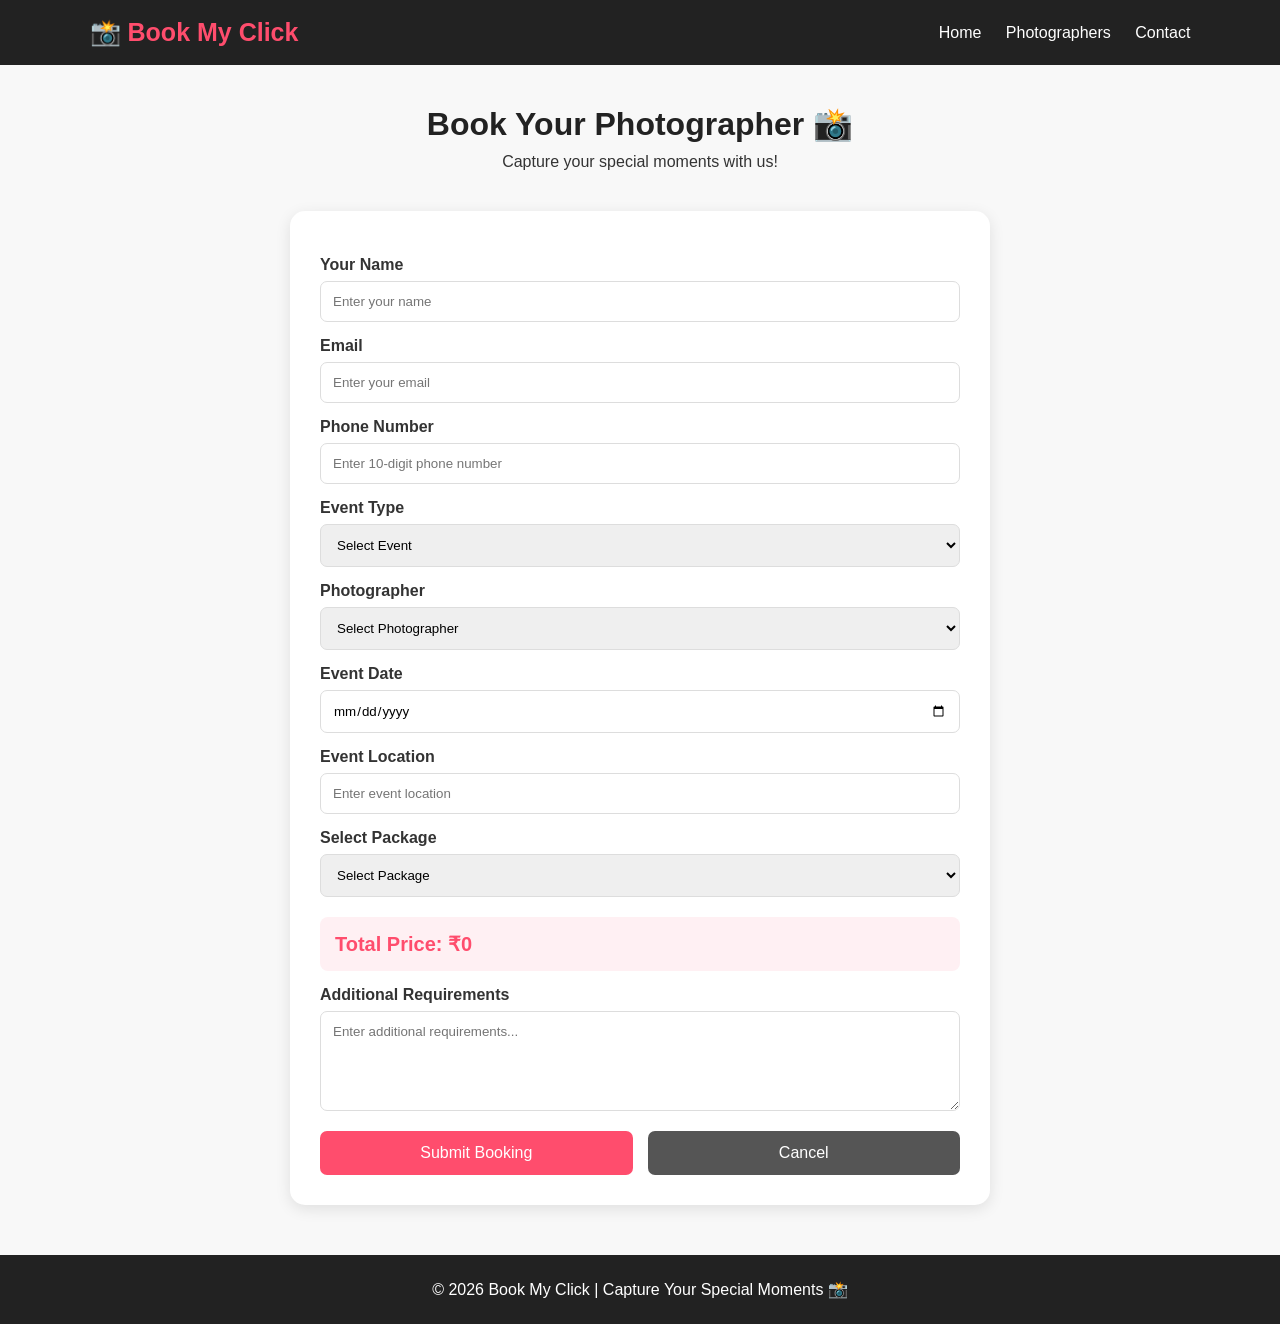
<file: booking.html>
<html lang="en">
<head>
<meta charset="UTF-8">
<meta name="viewport" content="width=device-width, initial-scale=1.0">

<title>Book My Click | Booking</title>

<style>
* {
    margin: 0;
    padding: 0;
    box-sizing: border-box;
    font-family: Arial, sans-serif;
}

body {
    background: #f8f8f8;
    color: #333;
}

/* Navbar */
nav {
    background: #222;
    padding: 18px 7%;
    display: flex;
    justify-content: space-between;
    align-items: center;
}

.logo {
    color: #ff4d6d;
    font-size: 25px;
    font-weight: bold;
}

nav a {
    color: white;
    text-decoration: none;
    margin-left: 20px;
}

nav a:hover {
    color: #ff4d6d;
}

/* Heading */
.heading {
    text-align: center;
    padding: 40px 20px;
}

.heading h1 {
    margin-bottom: 10px;
    color: #222;
}

/* Form container */
.container {
    width: 85%;
    max-width: 700px;
    margin: auto;
    background: white;
    padding: 30px;
    border-radius: 15px;
    box-shadow: 0 4px 15px rgba(0,0,0,.1);
    margin-bottom: 50px;
}

/* Form */
label {
    display: block;
    margin-top: 15px;
    margin-bottom: 7px;
    font-weight: bold;
}

input, select, textarea {
    width: 100%;
    padding: 12px;
    border: 1px solid #ddd;
    border-radius: 7px;
    outline: none;
}

input:focus, select:focus, textarea:focus {
    border-color: #ff4d6d;
}

textarea {
    resize: vertical;
    height: 100px;
}

/* Price */
.price {
    background: #fff0f3;
    padding: 15px;
    margin-top: 20px;
    border-radius: 8px;
    color: #ff4d6d;
    font-size: 20px;
    font-weight: bold;
}

/* Buttons */
.buttons {
    display: flex;
    gap: 15px;
    margin-top: 20px;
}

button {
    flex: 1;
    padding: 13px;
    color: white;
    border: none;
    border-radius: 7px;
    font-size: 16px;
    cursor: pointer;
}

.submit-btn {
    background: #ff4d6d;
}

.submit-btn:hover {
    background: #e6395c;
}

.cancel-btn {
    background: #555;
}

.cancel-btn:hover {
    background: #333;
}

/* Confirmation Popup */
.modal {
    display: none;
    position: fixed;
    inset: 0;
    background: rgba(0,0,0,0.6);
    justify-content: center;
    align-items: center;
    padding: 20px;
    z-index: 1000;
}

.modal-content {
    background: white;
    width: 100%;
    max-width: 450px;
    padding: 30px;
    border-radius: 15px;
    text-align: center;
    animation: popup 0.3s ease;
}

@keyframes popup {
    from {
        transform: scale(0.8);
        opacity: 0;
    }
    to {
        transform: scale(1);
        opacity: 1;
    }
}

.modal-content h2 {
    color: #ff4d6d;
    margin-bottom: 15px;
}

.modal-content p {
    margin: 10px 0;
    text-align: left;
    line-height: 1.5;
}

.modal-content button {
    background: #ff4d6d;
    margin-top: 20px;
}

/* Footer */
footer {
    background: #222;
    color: white;
    text-align: center;
    padding: 25px;
}

/* Responsive */
@media(max-width:700px) {
    nav {
        flex-direction: column;
        gap: 15px;
    }

    nav a {
        margin: 8px;
    }

    .container {
        width: 95%;
        padding: 20px;
    }

    .buttons {
        flex-direction: column;
    }
}
</style>
</head>

<body>

<!-- Navbar -->
<nav>
    <div class="logo">📸 Book My Click</div>

    <div>
        <a href="index.html">Home</a>
        <a href="photographers.html">Photographers</a>
        <a href="contact.html">Contact</a>
    </div>
</nav>

<!-- Heading -->
<div class="heading">
    <h1>Book Your Photographer 📸</h1>
    <p>Capture your special moments with us!</p>
</div>

<!-- Booking Form -->
<div class="container">

    <form id="bookingForm">

        <label>Your Name</label>
        <input type="text" id="name" required
               placeholder="Enter your name">

        <label>Email</label>
        <input type="email" id="email" required
               placeholder="Enter your email">

        <label>Phone Number</label>
        <input type="tel" id="phone" required
               pattern="[0-9]{10}"
               maxlength="10"
               placeholder="Enter 10-digit phone number">

        <label>Event Type</label>
        <select id="event" required>
            <option value="">Select Event</option>
            <option>Wedding</option>
            <option>Birthday</option>
            <option>Portrait</option>
            <option>Corporate Event</option>
            <option>Graduation</option>
            <option>Engagement</option>
            <option>Other</option>
        </select>

        <label>Photographer</label>
        <select id="photographer" required>
            <option value="">Select Photographer</option>
            <option>Dream Lens Studio</option>
            <option>Frame Stories</option>
            <option>Click Moments</option>
            <option>Corporate Clicks</option>
            <option>Royal Frames</option>
        </select>

        <label>Event Date</label>
        <input type="date" id="date" required>

        <label>Event Location</label>
        <input type="text" id="location" required
               placeholder="Enter event location">

        <label>Select Package</label>
        <select id="package" onchange="updatePrice()" required>
            <option value="">Select Package</option>
            <option value="8000">Basic - ₹8,000</option>
            <option value="18000">Premium - ₹18,000</option>
            <option value="30000">Wedding - ₹30,000</option>
        </select>

        <!-- Price Display -->
        <div class="price" id="price">
            Total Price: ₹0
        </div>

        <label>Additional Requirements</label>
        <textarea id="message"
                  placeholder="Enter additional requirements..."></textarea>

        <!-- Buttons -->
        <div class="buttons">

            <button type="submit" class="submit-btn">
                Submit Booking
            </button>

            <button type="reset" class="cancel-btn">
                Cancel
            </button>

        </div>

    </form>

</div>

<!-- Confirmation Popup -->
<div class="modal" id="confirmationModal">

    <div class="modal-content">

        <h2>🎉 Booking Submitted!</h2>

        <p>Your booking details have been submitted successfully.</p>

        <hr>

        <p><strong>Booking ID:</strong> <span id="confirmId"></span></p>
        <p><strong>Name:</strong> <span id="confirmName"></span></p>
        <p><strong>Email:</strong> <span id="confirmEmail"></span></p>
        <p><strong>Phone:</strong> <span id="confirmPhone"></span></p>
        <p><strong>Event:</strong> <span id="confirmEvent"></span></p>
        <p><strong>Photographer:</strong> <span id="confirmPhotographer"></span></p>
        <p><strong>Date:</strong> <span id="confirmDate"></span></p>
        <p><strong>Location:</strong> <span id="confirmLocation"></span></p>
        <p><strong>Package:</strong> <span id="confirmPackage"></span></p>
        <p><strong>Total Price:</strong> <span id="confirmPrice"></span></p>
        <p><strong>Requirements:</strong> <span id="confirmMessage"></span></p>

        <button onclick="closeModal()">OK</button>

    </div>

</div>

<!-- Footer -->
<footer>
    © 2026 Book My Click | Capture Your Special Moments 📸
</footer>

<script>

// Set minimum date as today
let today = new Date();

let localDate =
    today.getFullYear() + "-" +
    String(today.getMonth() + 1).padStart(2, "0") + "-" +
    String(today.getDate()).padStart(2, "0");

document.getElementById("date").min = localDate;


// Update package price
function updatePrice() {

    let amount = document.getElementById("package").value;

    if (amount === "") {
        document.getElementById("price").innerText =
            "Total Price: ₹0";
    } else {
        document.getElementById("price").innerText =
            "Total Price: ₹" + Number(amount).toLocaleString("en-IN");
    }
}


// Submit Booking
document.getElementById("bookingForm").addEventListener("submit", function(event) {

    event.preventDefault();

    let name = document.getElementById("name").value;
    let email = document.getElementById("email").value;
    let phone = document.getElementById("phone").value;
    let eventType = document.getElementById("event").value;
    let photographer = document.getElementById("photographer").value;
    let date = document.getElementById("date").value;
    let location = document.getElementById("location").value;
    let packageAmount = document.getElementById("package").value;
    let message = document.getElementById("message").value;

    let packageName =
        document.getElementById("package").options[
            document.getElementById("package").selectedIndex
        ].text;

    // Generate booking ID
    let bookingId = "BMC" + Math.floor(100000 + Math.random() * 900000);

    // Display confirmation details
    document.getElementById("confirmId").innerText = bookingId;
    document.getElementById("confirmName").innerText = name;
    document.getElementById("confirmEmail").innerText = email;
    document.getElementById("confirmPhone").innerText = phone;
    document.getElementById("confirmEvent").innerText = eventType;
    document.getElementById("confirmPhotographer").innerText = photographer;
    document.getElementById("confirmDate").innerText = date;
    document.getElementById("confirmLocation").innerText = location;
    document.getElementById("confirmPackage").innerText = packageName;

    document.getElementById("confirmPrice").innerText =
        "₹" + Number(packageAmount).toLocaleString("en-IN");

    document.getElementById("confirmMessage").innerText =
        message || "No additional requirements";

    // Show popup
    document.getElementById("confirmationModal").style.display = "flex";

});


// Cancel Button - Reset Form
document.getElementById("bookingForm").addEventListener("reset", function() {

    setTimeout(function() {

        document.getElementById("price").innerText =
            "Total Price: ₹0";

    }, 0);

});


// Close popup
function closeModal() {

    document.getElementById("confirmationModal").style.display = "none";

    document.getElementById("bookingForm").reset();

}


// Close popup when clicking outside
document.getElementById("confirmationModal").addEventListener("click", function(event) {

    if (event.target === this) {
        closeModal();
    }

});

</script>

</body>
</html>
</file>
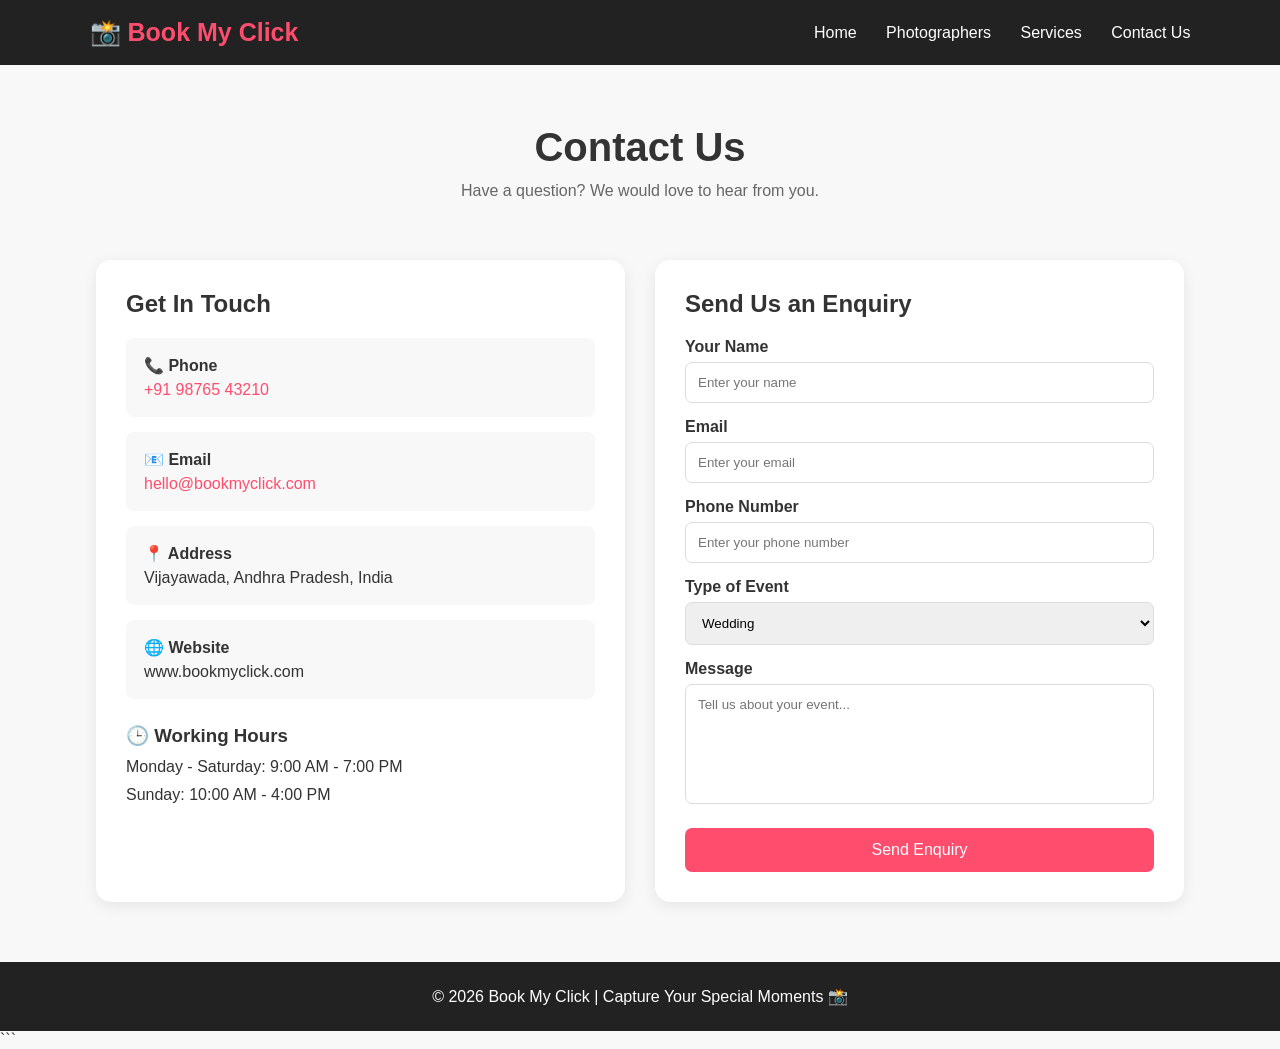
<file: contact.html>
<!DOCTYPE html>
<html lang="en">

<head>

    <meta charset="UTF-8">

    <meta name="viewport"
          content="width=device-width, initial-scale=1.0">

    <title>Book My Click | Contact Us</title>


    <style>

        * {
            margin: 0;
            padding: 0;
            box-sizing: border-box;
            font-family: Arial, sans-serif;
        }

        body {
            background: #f8f8f8;
            color: #333;
        }

        nav {
            background: #222;
            padding: 18px 7%;

            display: flex;
            justify-content: space-between;
            align-items: center;
        }

        .logo {
            color: #ff4d6d;
            font-size: 25px;
            font-weight: bold;
        }

        nav a {
            color: white;
            text-decoration: none;
            margin-left: 25px;
        }

        nav a:hover {
            color: #ff4d6d;
        }

        .heading {
            text-align: center;
            padding: 60px 20px 30px;
        }

        .heading h1 {
            font-size: 40px;
            margin-bottom: 12px;
        }

        .heading p {
            color: #666;
        }

        .contact-container {
            width: 85%;
            margin: 30px auto 60px;

            display: grid;

            grid-template-columns:
                1fr 1fr;

            gap: 30px;
        }

        .contact-info,
        .form {
            background: white;
            padding: 30px;

            border-radius: 15px;

            box-shadow:
                0 4px 15px rgba(0,0,0,.08);
        }

        .contact-info h2,
        .form h2 {
            margin-bottom: 20px;
        }

        .item {
            padding: 18px;

            background: #f8f8f8;

            border-radius: 8px;

            margin-bottom: 15px;
        }

        .item strong {
            display: block;
            margin-bottom: 6px;
        }

        .item a {
            color: #ff4d6d;
            text-decoration: none;
        }

        label {
            display: block;
            margin-top: 15px;
            margin-bottom: 6px;
            font-weight: bold;
        }

        input,
        textarea,
        select {
            width: 100%;

            padding: 12px;

            border: 1px solid #ddd;

            border-radius: 7px;

            outline: none;
        }

        textarea {
            height: 120px;
            resize: none;
        }

        .submit {
            width: 100%;

            margin-top: 20px;

            padding: 13px;

            border: none;

            border-radius: 7px;

            background: #ff4d6d;

            color: white;

            font-size: 16px;

            cursor: pointer;
        }

        .submit:hover {
            background: #e6395c;
        }

        .hours {
            margin-top: 20px;
            line-height: 1.8;
        }

        footer {
            background: #222;
            color: white;
            text-align: center;
            padding: 25px;
        }

        @media(max-width:700px) {

            nav {
                flex-direction: column;
                gap: 15px;
            }

            nav a {
                margin: 8px;
            }

            .contact-container {
                grid-template-columns: 1fr;
            }

        }

    </style>

</head>


<body>


<nav>

    <div class="logo">
        📸 Book My Click
    </div>

    <div>

        <a href="index.html">Home</a>

        <a href="photographers.html">
            Photographers
        </a>

        <a href="services.html">
            Services
        </a>

        <a href="contact.html">
            Contact Us
        </a>

    </div>

</nav>



<div class="heading">

    <h1>
        Contact Us
    </h1>

    <p>
        Have a question? We would love to hear from you.
    </p>

</div>



<div class="contact-container">


    <div class="contact-info">

        <h2>
            Get In Touch
        </h2>


        <div class="item">

            <strong>
                📞 Phone
            </strong>

            <a href="tel:+919876543210">
                +91 98765 43210
            </a>

        </div>


        <div class="item">

            <strong>
                📧 Email
            </strong>

            <a href="mailto:hello@bookmyclick.com">
                hello@bookmyclick.com
            </a>

        </div>


        <div class="item">

            <strong>
                📍 Address
            </strong>

            <span>
                Vijayawada, Andhra Pradesh, India
            </span>

        </div>


        <div class="item">

            <strong>
                🌐 Website
            </strong>

            <span>
                www.bookmyclick.com
            </span>

        </div>


        <div class="hours">

            <h3>
                🕒 Working Hours
            </h3>

            <p>
                Monday - Saturday:
                9:00 AM - 7:00 PM
            </p>

            <p>
                Sunday:
                10:00 AM - 4:00 PM
            </p>

        </div>

    </div>



    <div class="form">

        <h2>
            Send Us an Enquiry
        </h2>


        <form onsubmit="submitForm(event)">


            <label>
                Your Name
            </label>

            <input
                type="text"
                id="name"
                placeholder="Enter your name"
                required
            >


            <label>
                Email
            </label>

            <input
                type="email"
                id="email"
                placeholder="Enter your email"
                required
            >


            <label>
                Phone Number
            </label>

            <input
                type="tel"
                id="phone"
                placeholder="Enter your phone number"
                required
            >


            <label>
                Type of Event
            </label>

            <select id="event">

                <option>
                    Wedding
                </option>

                <option>
                    Birthday
                </option>

                <option>
                    Portrait
                </option>

                <option>
                    Corporate Event
                </option>

                <option>
                    Graduation
                </option>

                <option>
                    Other
                </option>

            </select>


            <label>
                Message
            </label>

            <textarea
                id="message"
                placeholder="Tell us about your event..."
                required
            ></textarea>


            <button class="submit"
                    type="submit">

                Send Enquiry

            </button>


        </form>

    </div>

</div>



<footer>

    © 2026 Book My Click |
    Capture Your Special Moments 📸

</footer>



<script>

function submitForm(event) {

    event.preventDefault();

    alert(
        "Thank you for contacting Book My Click! 😊\n\n" +
        "Our team will contact you shortly."
    );

    document.querySelector("form").reset();

}

</script>


</body>
</html>
```
</file>
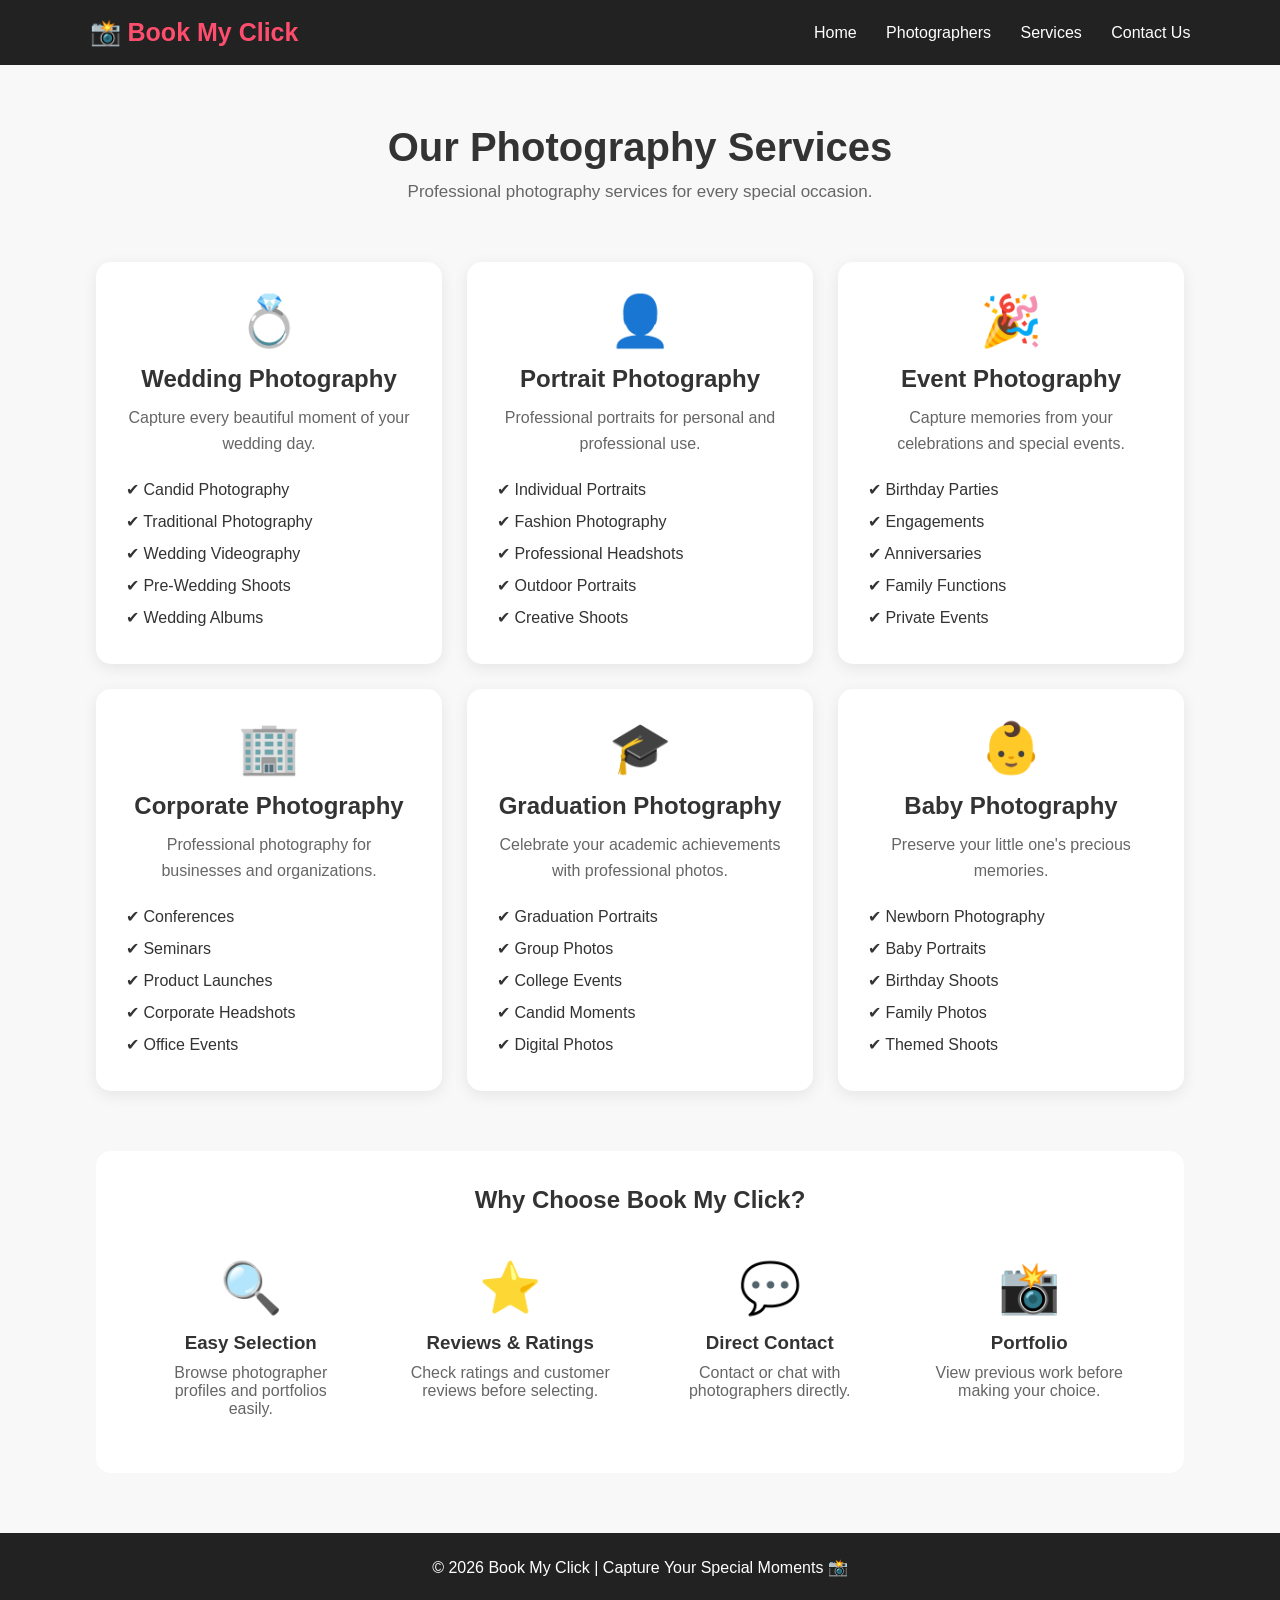
<file: services.html>
<!DOCTYPE html>
<html lang="en">

<head>

    <meta charset="UTF-8">

    <meta name="viewport"
          content="width=device-width, initial-scale=1.0">

    <title>Book My Click | Services</title>


    <style>

        * {
            margin: 0;
            padding: 0;
            box-sizing: border-box;
            font-family: Arial, sans-serif;
        }

        body {
            background: #f8f8f8;
            color: #333;
        }

        nav {
            background: #222;
            padding: 18px 7%;
            display: flex;
            justify-content: space-between;
            align-items: center;
        }

        .logo {
            color: #ff4d6d;
            font-size: 25px;
            font-weight: bold;
        }

        nav a {
            color: white;
            text-decoration: none;
            margin-left: 25px;
        }

        nav a:hover {
            color: #ff4d6d;
        }

        .heading {
            text-align: center;
            padding: 60px 20px 30px;
        }

        .heading h1 {
            font-size: 40px;
            margin-bottom: 12px;
        }

        .heading p {
            color: #666;
            font-size: 17px;
        }

        .services {
            width: 85%;
            margin: 30px auto 60px;

            display: grid;

            grid-template-columns:
                repeat(auto-fit, minmax(260px, 1fr));

            gap: 25px;
        }

        .service {
            background: white;
            padding: 30px;
            border-radius: 15px;

            text-align: center;

            box-shadow:
                0 4px 15px rgba(0,0,0,.08);

            transition: .3s;
        }

        .service:hover {
            transform: translateY(-7px);
        }

        .icon {
            font-size: 50px;
            margin-bottom: 15px;
        }

        .service h2 {
            margin-bottom: 12px;
        }

        .service p {
            color: #666;
            line-height: 1.6;
        }

        .service ul {
            list-style: none;
            text-align: left;
            margin-top: 18px;
            line-height: 2;
        }

        .why {
            width: 85%;
            margin: auto auto 60px;

            background: white;
            padding: 35px;

            border-radius: 15px;
        }

        .why h2 {
            text-align: center;
            margin-bottom: 25px;
        }

        .why-grid {
            display: grid;
            grid-template-columns:
                repeat(auto-fit, minmax(200px, 1fr));

            gap: 20px;
        }

        .why-item {
            text-align: center;
            padding: 20px;
        }

        .why-item h3 {
            margin: 10px 0;
        }

        .why-item p {
            color: #666;
        }

        footer {
            background: #222;
            color: white;
            text-align: center;
            padding: 25px;
        }

        @media(max-width:700px) {

            nav {
                flex-direction: column;
                gap: 15px;
            }

            nav a {
                margin: 8px;
            }

        }

    </style>

</head>


<body>


<nav>

    <div class="logo">
        📸 Book My Click
    </div>

    <div>

        <a href="index.html">
            Home
        </a>

        <a href="photographers.html">
            Photographers
        </a>

        <a href="services.html">
            Services
        </a>

        <a href="contact.html">
            Contact Us
        </a>

    </div>

</nav>



<div class="heading">

    <h1>
        Our Photography Services
    </h1>

    <p>
        Professional photography services for every special occasion.
    </p>

</div>



<div class="services">


    <div class="service">

        <div class="icon">💍</div>

        <h2>
            Wedding Photography
        </h2>

        <p>
            Capture every beautiful moment of your wedding day.
        </p>

        <ul>
            <li>✔ Candid Photography</li>
            <li>✔ Traditional Photography</li>
            <li>✔ Wedding Videography</li>
            <li>✔ Pre-Wedding Shoots</li>
            <li>✔ Wedding Albums</li>
        </ul>

    </div>



    <div class="service">

        <div class="icon">👤</div>

        <h2>
            Portrait Photography
        </h2>

        <p>
            Professional portraits for personal and professional use.
        </p>

        <ul>
            <li>✔ Individual Portraits</li>
            <li>✔ Fashion Photography</li>
            <li>✔ Professional Headshots</li>
            <li>✔ Outdoor Portraits</li>
            <li>✔ Creative Shoots</li>
        </ul>

    </div>



    <div class="service">

        <div class="icon">🎉</div>

        <h2>
            Event Photography
        </h2>

        <p>
            Capture memories from your celebrations and special events.
        </p>

        <ul>
            <li>✔ Birthday Parties</li>
            <li>✔ Engagements</li>
            <li>✔ Anniversaries</li>
            <li>✔ Family Functions</li>
            <li>✔ Private Events</li>
        </ul>

    </div>



    <div class="service">

        <div class="icon">🏢</div>

        <h2>
            Corporate Photography
        </h2>

        <p>
            Professional photography for businesses and organizations.
        </p>

        <ul>
            <li>✔ Conferences</li>
            <li>✔ Seminars</li>
            <li>✔ Product Launches</li>
            <li>✔ Corporate Headshots</li>
            <li>✔ Office Events</li>
        </ul>

    </div>



    <div class="service">

        <div class="icon">🎓</div>

        <h2>
            Graduation Photography
        </h2>

        <p>
            Celebrate your academic achievements with professional photos.
        </p>

        <ul>
            <li>✔ Graduation Portraits</li>
            <li>✔ Group Photos</li>
            <li>✔ College Events</li>
            <li>✔ Candid Moments</li>
            <li>✔ Digital Photos</li>
        </ul>

    </div>



    <div class="service">

        <div class="icon">👶</div>

        <h2>
            Baby Photography
        </h2>

        <p>
            Preserve your little one's precious memories.
        </p>

        <ul>
            <li>✔ Newborn Photography</li>
            <li>✔ Baby Portraits</li>
            <li>✔ Birthday Shoots</li>
            <li>✔ Family Photos</li>
            <li>✔ Themed Shoots</li>
        </ul>

    </div>

</div>



<div class="why">

    <h2>
        Why Choose Book My Click?
    </h2>


    <div class="why-grid">


        <div class="why-item">

            <div class="icon">🔍</div>

            <h3>
                Easy Selection
            </h3>

            <p>
                Browse photographer profiles and portfolios easily.
            </p>

        </div>


        <div class="why-item">

            <div class="icon">⭐</div>

            <h3>
                Reviews & Ratings
            </h3>

            <p>
                Check ratings and customer reviews before selecting.
            </p>

        </div>


        <div class="why-item">

            <div class="icon">💬</div>

            <h3>
                Direct Contact
            </h3>

            <p>
                Contact or chat with photographers directly.
            </p>

        </div>


        <div class="why-item">

            <div class="icon">📸</div>

            <h3>
                Portfolio
            </h3>

            <p>
                View previous work before making your choice.
            </p>

        </div>

    </div>

</div>



<footer>

    © 2026 Book My Click |
    Capture Your Special Moments 📸

</footer>


</body>
</html>
```
</file>
